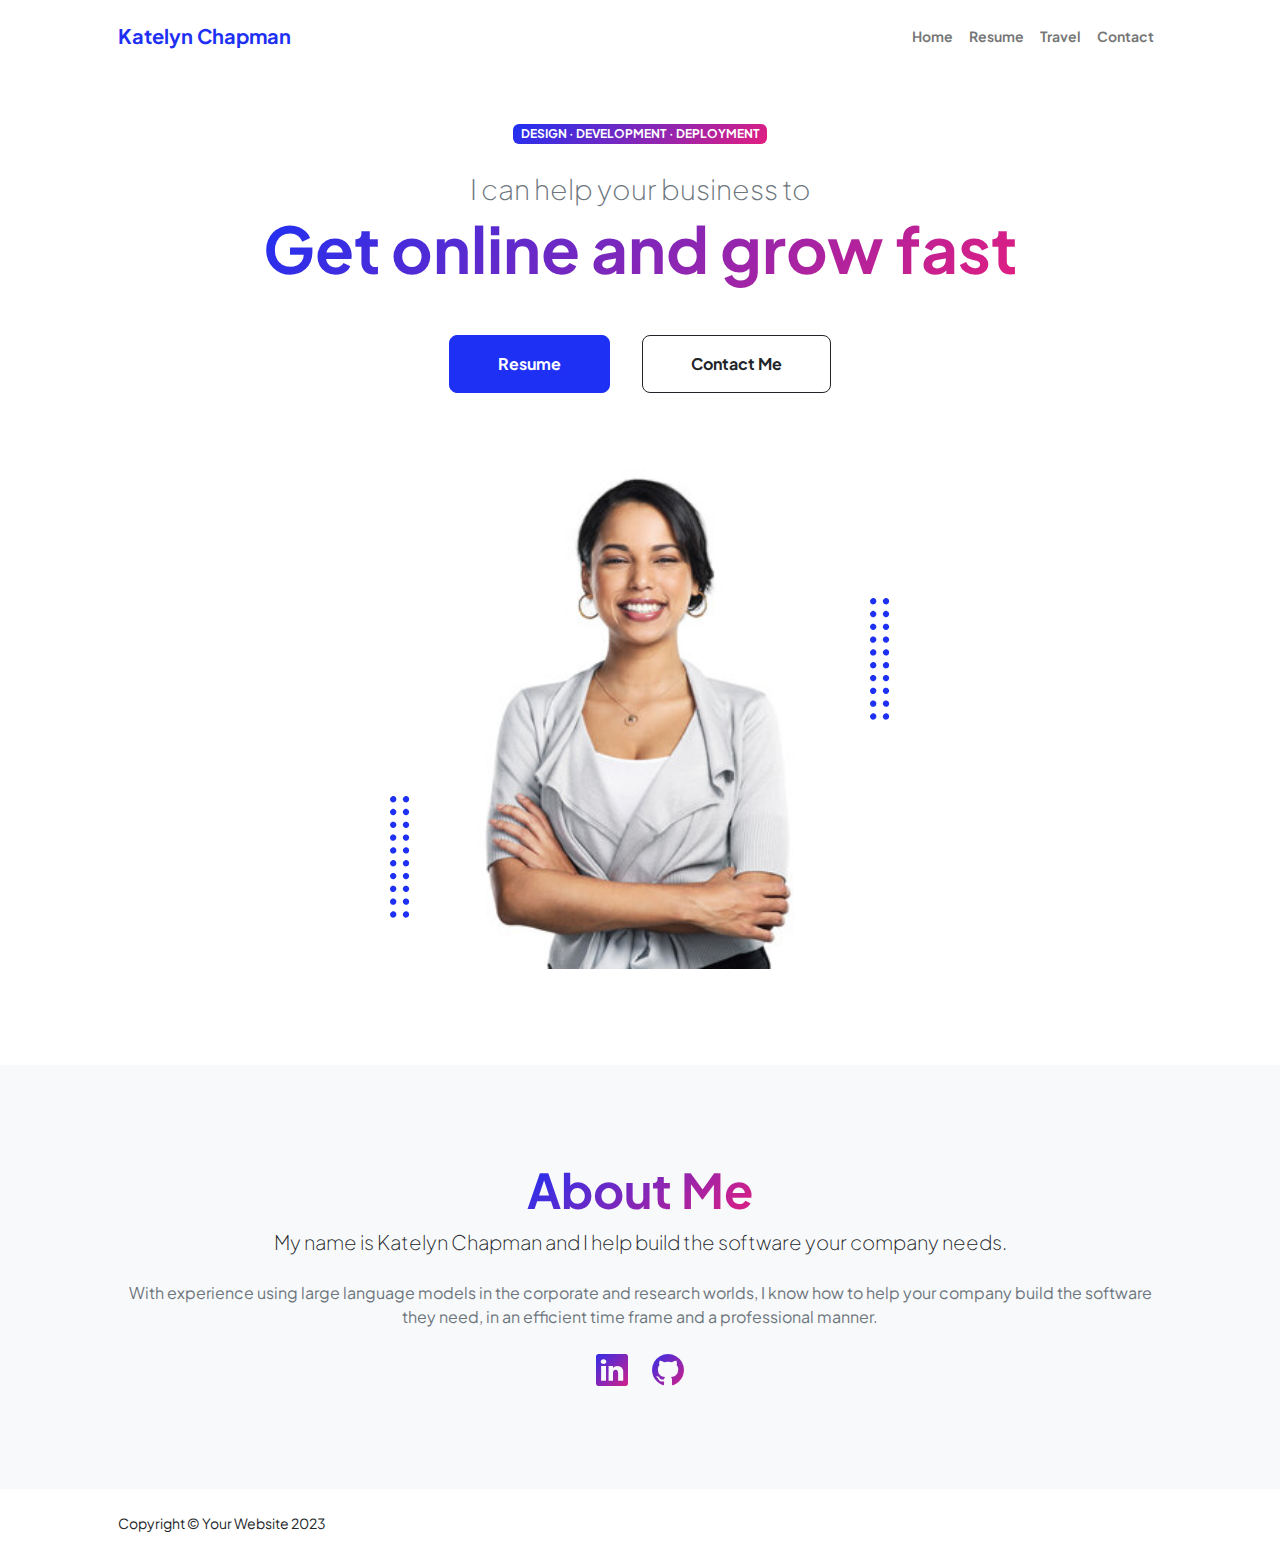
<file: index.html>
<!DOCTYPE html>
<html lang="en">
    <head>
        <meta charset="utf-8" />
        <meta name="viewport" content="width=device-width, initial-scale=1, shrink-to-fit=no" />
        <meta name="description" content="Katelyn's Personal Page" />
        <meta name="author" content="" />
        <title>Katelyn Chapman - Computer Science Undergraduate Program, Brigham Young University</title>
        <!-- Favicon-->
        <link rel="icon" type="image/x-icon" href="assets/favicon.ico" />
        <!-- Custom Google font-->
        <link rel="preconnect" href="https://fonts.googleapis.com" />
        <link rel="preconnect" href="https://fonts.gstatic.com" crossorigin />
        <link href="https://fonts.googleapis.com/css2?family=Plus+Jakarta+Sans:wght@100;200;300;400;500;600;700;800;900&amp;display=swap" rel="stylesheet" />
        <!-- Bootstrap icons-->
        <link href="https://cdn.jsdelivr.net/npm/bootstrap-icons@1.8.1/font/bootstrap-icons.css" rel="stylesheet" />
        <!-- Core theme CSS (includes Bootstrap)-->
        <link href="css/styles.css" rel="stylesheet" />
    </head>
    <body class="d-flex flex-column h-100">
        <main class="flex-shrink-0">
            <!-- Navigation-->
            <nav class="navbar navbar-expand-lg navbar-light bg-white py-3">
                <div class="container px-5">
                    <a class="navbar-brand" href="index.html"><span class="fw-bolder text-primary">Katelyn Chapman</span></a>
                    <button class="navbar-toggler" type="button" data-bs-toggle="collapse" data-bs-target="#navbarSupportedContent" aria-controls="navbarSupportedContent" aria-expanded="false" aria-label="Toggle navigation"><span class="navbar-toggler-icon"></span></button>
                    <div class="collapse navbar-collapse" id="navbarSupportedContent">
                        <ul class="navbar-nav ms-auto mb-2 mb-lg-0 small fw-bolder">
                            <li class="nav-item"><a class="nav-link" href="index.html">Home</a></li>
                            <li class="nav-item"><a class="nav-link" href="resume.html">Resume</a></li>
                            <li class="nav-item"><a class="nav-link" href="travel.html">Travel</a></li>
                            <li class="nav-item"><a class="nav-link" href="contact.html">Contact</a></li>
                        </ul>
                    </div>
                </div>
            </nav>
            <!-- Header-->
            <header class="py-5">
                <div class="container px-5 pb-5">
                    <div class="row gx-5 align-items-center">
                        <div class="col-xxl-5">
                            <!-- Header text content-->
                            <div class="text-center text-xxl-start">
                                <div class="badge bg-gradient-primary-to-secondary text-white mb-4"><div class="text-uppercase">Design &middot; Development &middot; Deployment</div></div>
                                <div class="fs-3 fw-light text-muted">I can help your business to</div>
                                <h1 class="display-3 fw-bolder mb-5"><span class="text-gradient d-inline">Get online and grow fast</span></h1>
                                <div class="d-grid gap-3 d-sm-flex justify-content-sm-center justify-content-xxl-start mb-3">
                                    <a class="btn btn-primary btn-lg px-5 py-3 me-sm-3 fs-6 fw-bolder" href="resume.html">Resume</a>
                                    <a class="btn btn-outline-dark btn-lg px-5 py-3 fs-6 fw-bolder" href="contact.html">Contact Me</a>
                                </div>
                            </div>
                        </div>
                        <div class="col-xxl-7">
                            <!-- Header profile picture-->
                            <div class="d-flex justify-content-center mt-5 mt-xxl-0">
                                <div class="profile bg-gradient-primary-to-secondary">
                                    <!-- TIP: For best results, use a photo with a transparent background like the demo example below-->
                                    <!-- Watch a tutorial on how to do this on YouTube (link)-->
                                    <img class="profile-img" src="assets/woman_smiling.jpg" alt="..." />
                                    <div class="dots-1">
                                        <!-- SVG Dots-->
                                        <svg version="1.1" xmlns="http://www.w3.org/2000/svg" xmlns:xlink="http://www.w3.org/1999/xlink" x="0px" y="0px" viewBox="0 0 191.6 1215.4" style="enable-background: new 0 0 191.6 1215.4" xml:space="preserve">
                                            <g transform="translate(0.000000,1280.000000) scale(0.100000,-0.100000)">
                                                <path d="M227.7,12788.6c-105-35-200-141-222-248c-43-206,163-412,369-369c155,32,275,190,260,339c-11,105-90,213-190,262        C383.7,12801.6,289.7,12808.6,227.7,12788.6z"></path>
                                                <path d="M1507.7,12788.6c-151-50-253-216-222-362c25-119,136-230,254-255c194-41,395,142,375,339c-11,105-90,213-190,262        C1663.7,12801.6,1569.7,12808.6,1507.7,12788.6z"></path>
                                                <path d="M227.7,11508.6c-105-35-200-141-222-248c-43-206,163-412,369-369c155,32,275,190,260,339c-11,105-90,213-190,262        C383.7,11521.6,289.7,11528.6,227.7,11508.6z"></path>
                                                <path d="M1507.7,11508.6c-151-50-253-216-222-362c25-119,136-230,254-255c194-41,395,142,375,339c-11,105-90,213-190,262        C1663.7,11521.6,1569.7,11528.6,1507.7,11508.6z"></path>
                                                <path d="M227.7,10228.6c-105-35-200-141-222-248c-43-206,163-412,369-369c155,32,275,190,260,339c-11,105-90,213-190,262        C383.7,10241.6,289.7,10248.6,227.7,10228.6z"></path>
                                                <path d="M1507.7,10228.6c-105-35-200-141-222-248c-43-206,163-412,369-369c155,32,275,190,260,339c-11,105-90,213-190,262        C1663.7,10241.6,1569.7,10248.6,1507.7,10228.6z"></path>
                                                <path d="M227.7,8948.6c-105-35-200-141-222-248c-43-206,163-412,369-369c155,32,275,190,260,339c-11,105-90,213-190,262        C383.7,8961.6,289.7,8968.6,227.7,8948.6z"></path>
                                                <path d="M1507.7,8948.6c-105-35-200-141-222-248c-43-206,163-412,369-369c155,32,275,190,260,339c-11,105-90,213-190,262        C1663.7,8961.6,1569.7,8968.6,1507.7,8948.6z"></path>
                                                <path d="M227.7,7668.6c-105-35-200-141-222-248c-43-206,163-412,369-369c155,32,275,190,260,339c-11,105-90,213-190,262        C383.7,7681.6,289.7,7688.6,227.7,7668.6z"></path>
                                                <path d="M1507.7,7668.6c-105-35-200-141-222-248c-43-206,163-412,369-369c155,32,275,190,260,339c-11,105-90,213-190,262        C1663.7,7681.6,1569.7,7688.6,1507.7,7668.6z"></path>
                                                <path d="M227.7,6388.6c-105-35-200-141-222-248c-43-206,163-412,369-369c155,32,275,190,260,339c-11,105-90,213-190,262        C383.7,6401.6,289.7,6408.6,227.7,6388.6z"></path>
                                                <path d="M1507.7,6388.6c-105-35-200-141-222-248c-43-206,163-412,369-369c155,32,275,190,260,339c-11,105-90,213-190,262        C1663.7,6401.6,1569.7,6408.6,1507.7,6388.6z"></path>
                                                <path d="M227.7,5108.6c-105-35-200-141-222-248c-43-206,163-412,369-369c155,32,275,190,260,339c-11,105-90,213-190,262        C383.7,5121.6,289.7,5128.6,227.7,5108.6z"></path>
                                                <path d="M1507.7,5108.6c-105-35-200-141-222-248c-43-206,163-412,369-369c155,32,275,190,260,339c-11,105-90,213-190,262        C1663.7,5121.6,1569.7,5128.6,1507.7,5108.6z"></path>
                                                <path d="M227.7,3828.6c-105-35-200-141-222-248c-43-206,163-412,369-369c155,32,275,190,260,339c-11,105-90,213-190,262        C383.7,3841.6,289.7,3848.6,227.7,3828.6z"></path>
                                                <path d="M1507.7,3828.6c-105-35-200-141-222-248c-43-206,163-412,369-369c155,32,275,190,260,339c-11,105-90,213-190,262        C1663.7,3841.6,1569.7,3848.6,1507.7,3828.6z"></path>
                                                <path d="M227.7,2548.6c-105-35-200-141-222-248c-43-206,163-412,369-369c155,32,275,190,260,339c-11,105-90,213-190,262        C383.7,2561.6,289.7,2568.6,227.7,2548.6z"></path>
                                                <path d="M1507.7,2548.6c-105-35-200-141-222-248c-43-206,163-412,369-369c155,32,275,190,260,339c-11,105-90,213-190,262        C1663.7,2561.6,1569.7,2568.6,1507.7,2548.6z"></path>
                                                <path d="M227.7,1268.6c-105-35-200-141-222-248c-43-206,163-412,369-369c155,32,275,190,260,339c-11,105-90,213-190,262        C383.7,1281.6,289.7,1288.6,227.7,1268.6z"></path>
                                                <path d="M1507.7,1268.6c-105-35-200-141-222-248c-43-206,163-412,369-369c155,32,275,190,260,339c-11,105-90,213-190,262        C1663.7,1281.6,1569.7,1288.6,1507.7,1268.6z"></path>
                                            </g>
                                        </svg>
                                        <!-- END of SVG dots-->
                                    </div>
                                    <div class="dots-2">
                                        <!-- SVG Dots-->
                                        <svg version="1.1" xmlns="http://www.w3.org/2000/svg" xmlns:xlink="http://www.w3.org/1999/xlink" x="0px" y="0px" viewBox="0 0 191.6 1215.4" style="enable-background: new 0 0 191.6 1215.4" xml:space="preserve">
                                            <g transform="translate(0.000000,1280.000000) scale(0.100000,-0.100000)">
                                                <path d="M227.7,12788.6c-105-35-200-141-222-248c-43-206,163-412,369-369c155,32,275,190,260,339c-11,105-90,213-190,262        C383.7,12801.6,289.7,12808.6,227.7,12788.6z"></path>
                                                <path d="M1507.7,12788.6c-151-50-253-216-222-362c25-119,136-230,254-255c194-41,395,142,375,339c-11,105-90,213-190,262        C1663.7,12801.6,1569.7,12808.6,1507.7,12788.6z"></path>
                                                <path d="M227.7,11508.6c-105-35-200-141-222-248c-43-206,163-412,369-369c155,32,275,190,260,339c-11,105-90,213-190,262        C383.7,11521.6,289.7,11528.6,227.7,11508.6z"></path>
                                                <path d="M1507.7,11508.6c-151-50-253-216-222-362c25-119,136-230,254-255c194-41,395,142,375,339c-11,105-90,213-190,262        C1663.7,11521.6,1569.7,11528.6,1507.7,11508.6z"></path>
                                                <path d="M227.7,10228.6c-105-35-200-141-222-248c-43-206,163-412,369-369c155,32,275,190,260,339c-11,105-90,213-190,262        C383.7,10241.6,289.7,10248.6,227.7,10228.6z"></path>
                                                <path d="M1507.7,10228.6c-105-35-200-141-222-248c-43-206,163-412,369-369c155,32,275,190,260,339c-11,105-90,213-190,262        C1663.7,10241.6,1569.7,10248.6,1507.7,10228.6z"></path>
                                                <path d="M227.7,8948.6c-105-35-200-141-222-248c-43-206,163-412,369-369c155,32,275,190,260,339c-11,105-90,213-190,262        C383.7,8961.6,289.7,8968.6,227.7,8948.6z"></path>
                                                <path d="M1507.7,8948.6c-105-35-200-141-222-248c-43-206,163-412,369-369c155,32,275,190,260,339c-11,105-90,213-190,262        C1663.7,8961.6,1569.7,8968.6,1507.7,8948.6z"></path>
                                                <path d="M227.7,7668.6c-105-35-200-141-222-248c-43-206,163-412,369-369c155,32,275,190,260,339c-11,105-90,213-190,262        C383.7,7681.6,289.7,7688.6,227.7,7668.6z"></path>
                                                <path d="M1507.7,7668.6c-105-35-200-141-222-248c-43-206,163-412,369-369c155,32,275,190,260,339c-11,105-90,213-190,262        C1663.7,7681.6,1569.7,7688.6,1507.7,7668.6z"></path>
                                                <path d="M227.7,6388.6c-105-35-200-141-222-248c-43-206,163-412,369-369c155,32,275,190,260,339c-11,105-90,213-190,262        C383.7,6401.6,289.7,6408.6,227.7,6388.6z"></path>
                                                <path d="M1507.7,6388.6c-105-35-200-141-222-248c-43-206,163-412,369-369c155,32,275,190,260,339c-11,105-90,213-190,262        C1663.7,6401.6,1569.7,6408.6,1507.7,6388.6z"></path>
                                                <path d="M227.7,5108.6c-105-35-200-141-222-248c-43-206,163-412,369-369c155,32,275,190,260,339c-11,105-90,213-190,262        C383.7,5121.6,289.7,5128.6,227.7,5108.6z"></path>
                                                <path d="M1507.7,5108.6c-105-35-200-141-222-248c-43-206,163-412,369-369c155,32,275,190,260,339c-11,105-90,213-190,262        C1663.7,5121.6,1569.7,5128.6,1507.7,5108.6z"></path>
                                                <path d="M227.7,3828.6c-105-35-200-141-222-248c-43-206,163-412,369-369c155,32,275,190,260,339c-11,105-90,213-190,262        C383.7,3841.6,289.7,3848.6,227.7,3828.6z"></path>
                                                <path d="M1507.7,3828.6c-105-35-200-141-222-248c-43-206,163-412,369-369c155,32,275,190,260,339c-11,105-90,213-190,262        C1663.7,3841.6,1569.7,3848.6,1507.7,3828.6z"></path>
                                                <path d="M227.7,2548.6c-105-35-200-141-222-248c-43-206,163-412,369-369c155,32,275,190,260,339c-11,105-90,213-190,262        C383.7,2561.6,289.7,2568.6,227.7,2548.6z"></path>
                                                <path d="M1507.7,2548.6c-105-35-200-141-222-248c-43-206,163-412,369-369c155,32,275,190,260,339c-11,105-90,213-190,262        C1663.7,2561.6,1569.7,2568.6,1507.7,2548.6z"></path>
                                                <path d="M227.7,1268.6c-105-35-200-141-222-248c-43-206,163-412,369-369c155,32,275,190,260,339c-11,105-90,213-190,262        C383.7,1281.6,289.7,1288.6,227.7,1268.6z"></path>
                                                <path d="M1507.7,1268.6c-105-35-200-141-222-248c-43-206,163-412,369-369c155,32,275,190,260,339c-11,105-90,213-190,262        C1663.7,1281.6,1569.7,1288.6,1507.7,1268.6z"></path>
                                            </g>
                                        </svg>
                                        <!-- END of SVG dots-->
                                    </div>
                                    <div class="dots-3">
                                        <!-- SVG Dots-->
                                        <svg version="1.1" xmlns="http://www.w3.org/2000/svg" xmlns:xlink="http://www.w3.org/1999/xlink" x="0px" y="0px" viewBox="0 0 191.6 1215.4" style="enable-background: new 0 0 191.6 1215.4" xml:space="preserve">
                                            <g transform="translate(0.000000,1280.000000) scale(0.100000,-0.100000)">
                                                <path d="M227.7,12788.6c-105-35-200-141-222-248c-43-206,163-412,369-369c155,32,275,190,260,339c-11,105-90,213-190,262        C383.7,12801.6,289.7,12808.6,227.7,12788.6z"></path>
                                                <path d="M1507.7,12788.6c-151-50-253-216-222-362c25-119,136-230,254-255c194-41,395,142,375,339c-11,105-90,213-190,262        C1663.7,12801.6,1569.7,12808.6,1507.7,12788.6z"></path>
                                                <path d="M227.7,11508.6c-105-35-200-141-222-248c-43-206,163-412,369-369c155,32,275,190,260,339c-11,105-90,213-190,262        C383.7,11521.6,289.7,11528.6,227.7,11508.6z"></path>
                                                <path d="M1507.7,11508.6c-151-50-253-216-222-362c25-119,136-230,254-255c194-41,395,142,375,339c-11,105-90,213-190,262        C1663.7,11521.6,1569.7,11528.6,1507.7,11508.6z"></path>
                                                <path d="M227.7,10228.6c-105-35-200-141-222-248c-43-206,163-412,369-369c155,32,275,190,260,339c-11,105-90,213-190,262        C383.7,10241.6,289.7,10248.6,227.7,10228.6z"></path>
                                                <path d="M1507.7,10228.6c-105-35-200-141-222-248c-43-206,163-412,369-369c155,32,275,190,260,339c-11,105-90,213-190,262        C1663.7,10241.6,1569.7,10248.6,1507.7,10228.6z"></path>
                                                <path d="M227.7,8948.6c-105-35-200-141-222-248c-43-206,163-412,369-369c155,32,275,190,260,339c-11,105-90,213-190,262        C383.7,8961.6,289.7,8968.6,227.7,8948.6z"></path>
                                                <path d="M1507.7,8948.6c-105-35-200-141-222-248c-43-206,163-412,369-369c155,32,275,190,260,339c-11,105-90,213-190,262        C1663.7,8961.6,1569.7,8968.6,1507.7,8948.6z"></path>
                                                <path d="M227.7,7668.6c-105-35-200-141-222-248c-43-206,163-412,369-369c155,32,275,190,260,339c-11,105-90,213-190,262        C383.7,7681.6,289.7,7688.6,227.7,7668.6z"></path>
                                                <path d="M1507.7,7668.6c-105-35-200-141-222-248c-43-206,163-412,369-369c155,32,275,190,260,339c-11,105-90,213-190,262        C1663.7,7681.6,1569.7,7688.6,1507.7,7668.6z"></path>
                                                <path d="M227.7,6388.6c-105-35-200-141-222-248c-43-206,163-412,369-369c155,32,275,190,260,339c-11,105-90,213-190,262        C383.7,6401.6,289.7,6408.6,227.7,6388.6z"></path>
                                                <path d="M1507.7,6388.6c-105-35-200-141-222-248c-43-206,163-412,369-369c155,32,275,190,260,339c-11,105-90,213-190,262        C1663.7,6401.6,1569.7,6408.6,1507.7,6388.6z"></path>
                                                <path d="M227.7,5108.6c-105-35-200-141-222-248c-43-206,163-412,369-369c155,32,275,190,260,339c-11,105-90,213-190,262        C383.7,5121.6,289.7,5128.6,227.7,5108.6z"></path>
                                                <path d="M1507.7,5108.6c-105-35-200-141-222-248c-43-206,163-412,369-369c155,32,275,190,260,339c-11,105-90,213-190,262        C1663.7,5121.6,1569.7,5128.6,1507.7,5108.6z"></path>
                                                <path d="M227.7,3828.6c-105-35-200-141-222-248c-43-206,163-412,369-369c155,32,275,190,260,339c-11,105-90,213-190,262        C383.7,3841.6,289.7,3848.6,227.7,3828.6z"></path>
                                                <path d="M1507.7,3828.6c-105-35-200-141-222-248c-43-206,163-412,369-369c155,32,275,190,260,339c-11,105-90,213-190,262        C1663.7,3841.6,1569.7,3848.6,1507.7,3828.6z"></path>
                                                <path d="M227.7,2548.6c-105-35-200-141-222-248c-43-206,163-412,369-369c155,32,275,190,260,339c-11,105-90,213-190,262        C383.7,2561.6,289.7,2568.6,227.7,2548.6z"></path>
                                                <path d="M1507.7,2548.6c-105-35-200-141-222-248c-43-206,163-412,369-369c155,32,275,190,260,339c-11,105-90,213-190,262        C1663.7,2561.6,1569.7,2568.6,1507.7,2548.6z"></path>
                                                <path d="M227.7,1268.6c-105-35-200-141-222-248c-43-206,163-412,369-369c155,32,275,190,260,339c-11,105-90,213-190,262        C383.7,1281.6,289.7,1288.6,227.7,1268.6z"></path>
                                                <path d="M1507.7,1268.6c-105-35-200-141-222-248c-43-206,163-412,369-369c155,32,275,190,260,339c-11,105-90,213-190,262        C1663.7,1281.6,1569.7,1288.6,1507.7,1268.6z"></path>
                                            </g>
                                        </svg>
                                        <!-- END of SVG dots-->
                                    </div>
                                    <div class="dots-4">
                                        <!-- SVG Dots-->
                                        <svg version="1.1" xmlns="http://www.w3.org/2000/svg" xmlns:xlink="http://www.w3.org/1999/xlink" x="0px" y="0px" viewBox="0 0 191.6 1215.4" style="enable-background: new 0 0 191.6 1215.4" xml:space="preserve">
                                            <g transform="translate(0.000000,1280.000000) scale(0.100000,-0.100000)">
                                                <path d="M227.7,12788.6c-105-35-200-141-222-248c-43-206,163-412,369-369c155,32,275,190,260,339c-11,105-90,213-190,262        C383.7,12801.6,289.7,12808.6,227.7,12788.6z"></path>
                                                <path d="M1507.7,12788.6c-151-50-253-216-222-362c25-119,136-230,254-255c194-41,395,142,375,339c-11,105-90,213-190,262        C1663.7,12801.6,1569.7,12808.6,1507.7,12788.6z"></path>
                                                <path d="M227.7,11508.6c-105-35-200-141-222-248c-43-206,163-412,369-369c155,32,275,190,260,339c-11,105-90,213-190,262        C383.7,11521.6,289.7,11528.6,227.7,11508.6z"></path>
                                                <path d="M1507.7,11508.6c-151-50-253-216-222-362c25-119,136-230,254-255c194-41,395,142,375,339c-11,105-90,213-190,262        C1663.7,11521.6,1569.7,11528.6,1507.7,11508.6z"></path>
                                                <path d="M227.7,10228.6c-105-35-200-141-222-248c-43-206,163-412,369-369c155,32,275,190,260,339c-11,105-90,213-190,262        C383.7,10241.6,289.7,10248.6,227.7,10228.6z"></path>
                                                <path d="M1507.7,10228.6c-105-35-200-141-222-248c-43-206,163-412,369-369c155,32,275,190,260,339c-11,105-90,213-190,262        C1663.7,10241.6,1569.7,10248.6,1507.7,10228.6z"></path>
                                                <path d="M227.7,8948.6c-105-35-200-141-222-248c-43-206,163-412,369-369c155,32,275,190,260,339c-11,105-90,213-190,262        C383.7,8961.6,289.7,8968.6,227.7,8948.6z"></path>
                                                <path d="M1507.7,8948.6c-105-35-200-141-222-248c-43-206,163-412,369-369c155,32,275,190,260,339c-11,105-90,213-190,262        C1663.7,8961.6,1569.7,8968.6,1507.7,8948.6z"></path>
                                                <path d="M227.7,7668.6c-105-35-200-141-222-248c-43-206,163-412,369-369c155,32,275,190,260,339c-11,105-90,213-190,262        C383.7,7681.6,289.7,7688.6,227.7,7668.6z"></path>
                                                <path d="M1507.7,7668.6c-105-35-200-141-222-248c-43-206,163-412,369-369c155,32,275,190,260,339c-11,105-90,213-190,262        C1663.7,7681.6,1569.7,7688.6,1507.7,7668.6z"></path>
                                                <path d="M227.7,6388.6c-105-35-200-141-222-248c-43-206,163-412,369-369c155,32,275,190,260,339c-11,105-90,213-190,262        C383.7,6401.6,289.7,6408.6,227.7,6388.6z"></path>
                                                <path d="M1507.7,6388.6c-105-35-200-141-222-248c-43-206,163-412,369-369c155,32,275,190,260,339c-11,105-90,213-190,262        C1663.7,6401.6,1569.7,6408.6,1507.7,6388.6z"></path>
                                                <path d="M227.7,5108.6c-105-35-200-141-222-248c-43-206,163-412,369-369c155,32,275,190,260,339c-11,105-90,213-190,262        C383.7,5121.6,289.7,5128.6,227.7,5108.6z"></path>
                                                <path d="M1507.7,5108.6c-105-35-200-141-222-248c-43-206,163-412,369-369c155,32,275,190,260,339c-11,105-90,213-190,262        C1663.7,5121.6,1569.7,5128.6,1507.7,5108.6z"></path>
                                                <path d="M227.7,3828.6c-105-35-200-141-222-248c-43-206,163-412,369-369c155,32,275,190,260,339c-11,105-90,213-190,262        C383.7,3841.6,289.7,3848.6,227.7,3828.6z"></path>
                                                <path d="M1507.7,3828.6c-105-35-200-141-222-248c-43-206,163-412,369-369c155,32,275,190,260,339c-11,105-90,213-190,262        C1663.7,3841.6,1569.7,3848.6,1507.7,3828.6z"></path>
                                                <path d="M227.7,2548.6c-105-35-200-141-222-248c-43-206,163-412,369-369c155,32,275,190,260,339c-11,105-90,213-190,262        C383.7,2561.6,289.7,2568.6,227.7,2548.6z"></path>
                                                <path d="M1507.7,2548.6c-105-35-200-141-222-248c-43-206,163-412,369-369c155,32,275,190,260,339c-11,105-90,213-190,262        C1663.7,2561.6,1569.7,2568.6,1507.7,2548.6z"></path>
                                                <path d="M227.7,1268.6c-105-35-200-141-222-248c-43-206,163-412,369-369c155,32,275,190,260,339c-11,105-90,213-190,262        C383.7,1281.6,289.7,1288.6,227.7,1268.6z"></path>
                                                <path d="M1507.7,1268.6c-105-35-200-141-222-248c-43-206,163-412,369-369c155,32,275,190,260,339c-11,105-90,213-190,262        C1663.7,1281.6,1569.7,1288.6,1507.7,1268.6z"></path>
                                            </g>
                                        </svg>
                                        <!-- END of SVG dots-->
                                    </div>
                                </div>
                            </div>
                        </div>
                    </div>
                </div>
            </header>
            <!-- About Section-->
            <section class="bg-light py-5">
                <div class="container px-5">
                    <div class="row gx-5 justify-content-center">
                        <div class="col-xxl-8">
                            <div class="text-center my-5">
                                <h2 class="display-5 fw-bolder"><span class="text-gradient d-inline">About Me</span></h2>
                                <p class="lead fw-light mb-4">My name is Katelyn Chapman and I help build the software your company needs.</p>
                                <p class="text-muted">With experience using large language models in the corporate and research worlds, I know how to help your company build the software they need, in an efficient time frame and a professional manner.</p>
                                <div class="d-flex justify-content-center fs-2 gap-4">
                                    <a class="text-gradient" href="https://www.linkedin.com/in/katelyn-s-chapman/" target="_blank" rel="noopener noreferrer"><i class="bi bi-linkedin"></i></a>
                                    <a class="text-gradient" href="https://github.com/katelynC" target="_blank" rel="noopener noreferrer"><i class="bi bi-github"></i></a>
                                </div>
                            </div>
                        </div>
                    </div>
                </div>
            </section>
        </main>
        <!-- Footer-->
        <footer class="bg-white py-4 mt-auto">
            <div class="container px-5">
                <div class="row align-items-center justify-content-between flex-column flex-sm-row">
                    <div class="col-auto"><div class="small m-0">Copyright &copy; Your Website 2023</div></div>
                    <!-- <div class="col-auto">
                        <a class="small" href="#!">Privacy</a>
                        <span class="mx-1">&middot;</span>
                        <a class="small" href="#!">Terms</a>
                        <span class="mx-1">&middot;</span>
                        <a class="small" href="#!">Contact</a>
                    </div> -->
                </div>
            </div>
        </footer>
        <!-- Bootstrap core JS-->
        <script src="https://cdn.jsdelivr.net/npm/bootstrap@5.2.3/dist/js/bootstrap.bundle.min.js"></script>
        <!-- Core theme JS-->
        <script src="js/scripts.js"></script>
    </body>
</html>
</file>
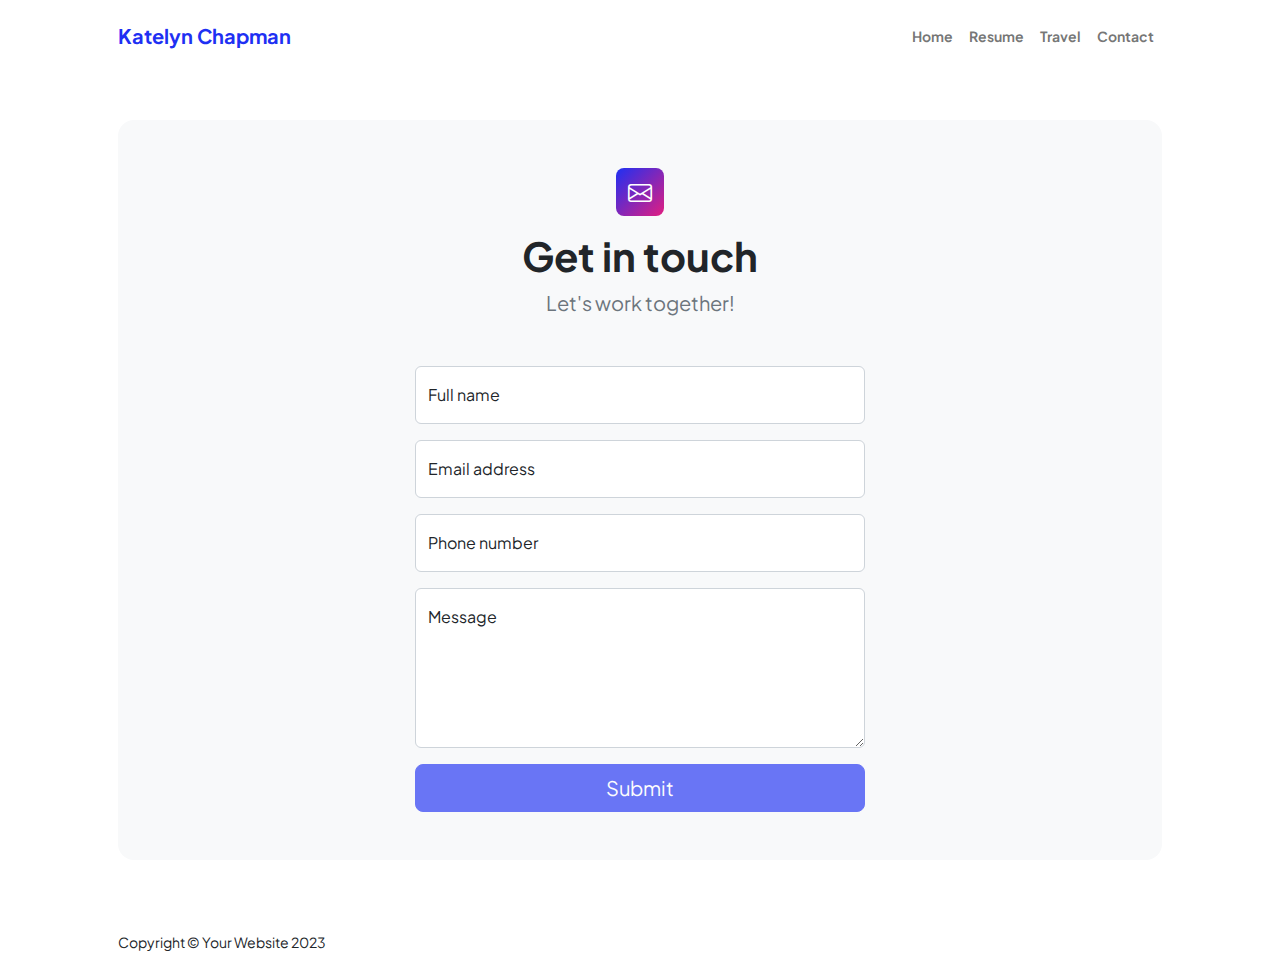
<file: contact.html>
<!DOCTYPE html>
<html lang="en">
    <head>
        <meta charset="utf-8" />
        <meta name="viewport" content="width=device-width, initial-scale=1, shrink-to-fit=no" />
        <meta name="description" content />
        <meta name="author" content />
        <title>Katelyn Chapman - Computer Science Undergraduate Program, Brigham Young University</title>
        <!-- Favicon-->
        <link rel="icon" type="image/x-icon" href="assets/favicon.ico" />
        <!-- Custom Google font-->
        <link rel="preconnect" href="https://fonts.googleapis.com" />
        <link rel="preconnect" href="https://fonts.gstatic.com" crossorigin />
        <link href="https://fonts.googleapis.com/css2?family=Plus+Jakarta+Sans:wght@100;200;300;400;500;600;700;800;900&amp;display=swap" rel="stylesheet" />
        <!-- Bootstrap icons-->
        <link href="https://cdn.jsdelivr.net/npm/bootstrap-icons@1.8.1/font/bootstrap-icons.css" rel="stylesheet" />
        <!-- Core theme CSS (includes Bootstrap)-->
        <link href="css/styles.css" rel="stylesheet" />
    </head>
    <body class="d-flex flex-column">
        <main class="flex-shrink-0">
            <!-- Navigation-->
            <nav class="navbar navbar-expand-lg navbar-light bg-white py-3">
                <div class="container px-5">
                    <a class="navbar-brand" href="index.html"><span class="fw-bolder text-primary">Katelyn Chapman</span></a>
                    <button class="navbar-toggler" type="button" data-bs-toggle="collapse" data-bs-target="#navbarSupportedContent" aria-controls="navbarSupportedContent" aria-expanded="false" aria-label="Toggle navigation"><span class="navbar-toggler-icon"></span></button>
                    <div class="collapse navbar-collapse" id="navbarSupportedContent">
                        <ul class="navbar-nav ms-auto mb-2 mb-lg-0 small fw-bolder">
                            <li class="nav-item"><a class="nav-link" href="index.html">Home</a></li>
                            <li class="nav-item"><a class="nav-link" href="resume.html">Resume</a></li>
                            <li class="nav-item"><a class="nav-link" href="travel.html">Travel</a></li>
                            <li class="nav-item"><a class="nav-link" href="contact.html">Contact</a></li>
                        </ul>
                    </div>
                </div>
            </nav>
            <!-- Page content-->
            <section class="py-5">
                <div class="container px-5">
                    <!-- Contact form-->
                    <div class="bg-light rounded-4 py-5 px-4 px-md-5">
                        <div class="text-center mb-5">
                            <div class="feature bg-primary bg-gradient-primary-to-secondary text-white rounded-3 mb-3"><i class="bi bi-envelope"></i></div>
                            <h1 class="fw-bolder">Get in touch</h1>
                            <p class="lead fw-normal text-muted mb-0">Let's work together!</p>
                        </div>
                        <div class="row gx-5 justify-content-center">
                            <div class="col-lg-8 col-xl-6">
                                <!-- * * * * * * * * * * * * * * *-->
                                <!-- * * SB Forms Contact Form * *-->
                                <!-- * * * * * * * * * * * * * * *-->
                                <!-- This form is pre-integrated with SB Forms.-->
                                <!-- To make this form functional, sign up at-->
                                <!-- https://startbootstrap.com/solution/contact-forms-->
                                <!-- to get an API token!-->
                                <form id="contactForm" data-sb-form-api-token="API_TOKEN">
                                    <!-- Name input-->
                                    <div class="form-floating mb-3">
                                        <input class="form-control" id="name" type="text" placeholder="Enter your name..." data-sb-validations="required" />
                                        <label for="name">Full name</label>
                                        <div class="invalid-feedback" data-sb-feedback="name:required">A name is required.</div>
                                    </div>
                                    <!-- Email address input-->
                                    <div class="form-floating mb-3">
                                        <input class="form-control" id="email" type="email" placeholder="name@example.com" data-sb-validations="required,email" />
                                        <label for="email">Email address</label>
                                        <div class="invalid-feedback" data-sb-feedback="email:required">An email is required.</div>
                                        <div class="invalid-feedback" data-sb-feedback="email:email">Email is not valid.</div>
                                    </div>
                                    <!-- Phone number input-->
                                    <div class="form-floating mb-3">
                                        <input class="form-control" id="phone" type="tel" placeholder="(123) 456-7890" data-sb-validations="required" />
                                        <label for="phone">Phone number</label>
                                        <div class="invalid-feedback" data-sb-feedback="phone:required">A phone number is required.</div>
                                    </div>
                                    <!-- Message input-->
                                    <div class="form-floating mb-3">
                                        <textarea class="form-control" id="message" type="text" placeholder="Enter your message here..." style="height: 10rem" data-sb-validations="required"></textarea>
                                        <label for="message">Message</label>
                                        <div class="invalid-feedback" data-sb-feedback="message:required">A message is required.</div>
                                    </div>
                                    <!-- Submit success message-->
                                    <!---->
                                    <!-- This is what your users will see when the form-->
                                    <!-- has successfully submitted-->
                                    <div class="d-none" id="submitSuccessMessage">
                                        <div class="text-center mb-3">
                                            <div class="fw-bolder">Form submission successful!</div>
                                            To activate this form, sign up at
                                            <br />
                                            <a href="https://startbootstrap.com/solution/contact-forms">https://startbootstrap.com/solution/contact-forms</a>
                                        </div>
                                    </div>
                                    <!-- Submit error message-->
                                    <!---->
                                    <!-- This is what your users will see when there is-->
                                    <!-- an error submitting the form-->
                                    <div class="d-none" id="submitErrorMessage"><div class="text-center text-danger mb-3">Error sending message!</div></div>
                                    <!-- Submit Button-->
                                    <div class="d-grid"><button class="btn btn-primary btn-lg disabled" id="submitButton" type="submit">Submit</button></div>
                                </form>
                            </div>
                        </div>
                    </div>
                </div>
            </section>
        </main>
        <!-- Footer-->
        <footer class="bg-white py-4 mt-auto">
            <div class="container px-5">
                <div class="row align-items-center justify-content-between flex-column flex-sm-row">
                    <div class="col-auto"><div class="small m-0">Copyright &copy; Your Website 2023</div></div>
                    <!-- <div class="col-auto">
                        <a class="small" href="#!">Privacy</a>
                        <span class="mx-1">&middot;</span>
                        <a class="small" href="#!">Terms</a>
                        <span class="mx-1">&middot;</span>
                        <a class="small" href="#!">Contact</a>
                    </div> -->
                </div>
            </div>
        </footer>
        <!-- Bootstrap core JS-->
        <script src="https://cdn.jsdelivr.net/npm/bootstrap@5.2.3/dist/js/bootstrap.bundle.min.js"></script>
        <!-- Core theme JS-->
        <script src="js/scripts.js"></script>
        <!-- * * * * * * * * * * * * * * * * * * * * * * * * * * * * * * * * * * * * * * * *-->
        <!-- * *                               SB Forms JS                               * *-->
        <!-- * * Activate your form at https://startbootstrap.com/solution/contact-forms * *-->
        <!-- * * * * * * * * * * * * * * * * * * * * * * * * * * * * * * * * * * * * * * * *-->
        <script src="https://cdn.startbootstrap.com/sb-forms-latest.js"></script>
    </body>
</html>
</file>
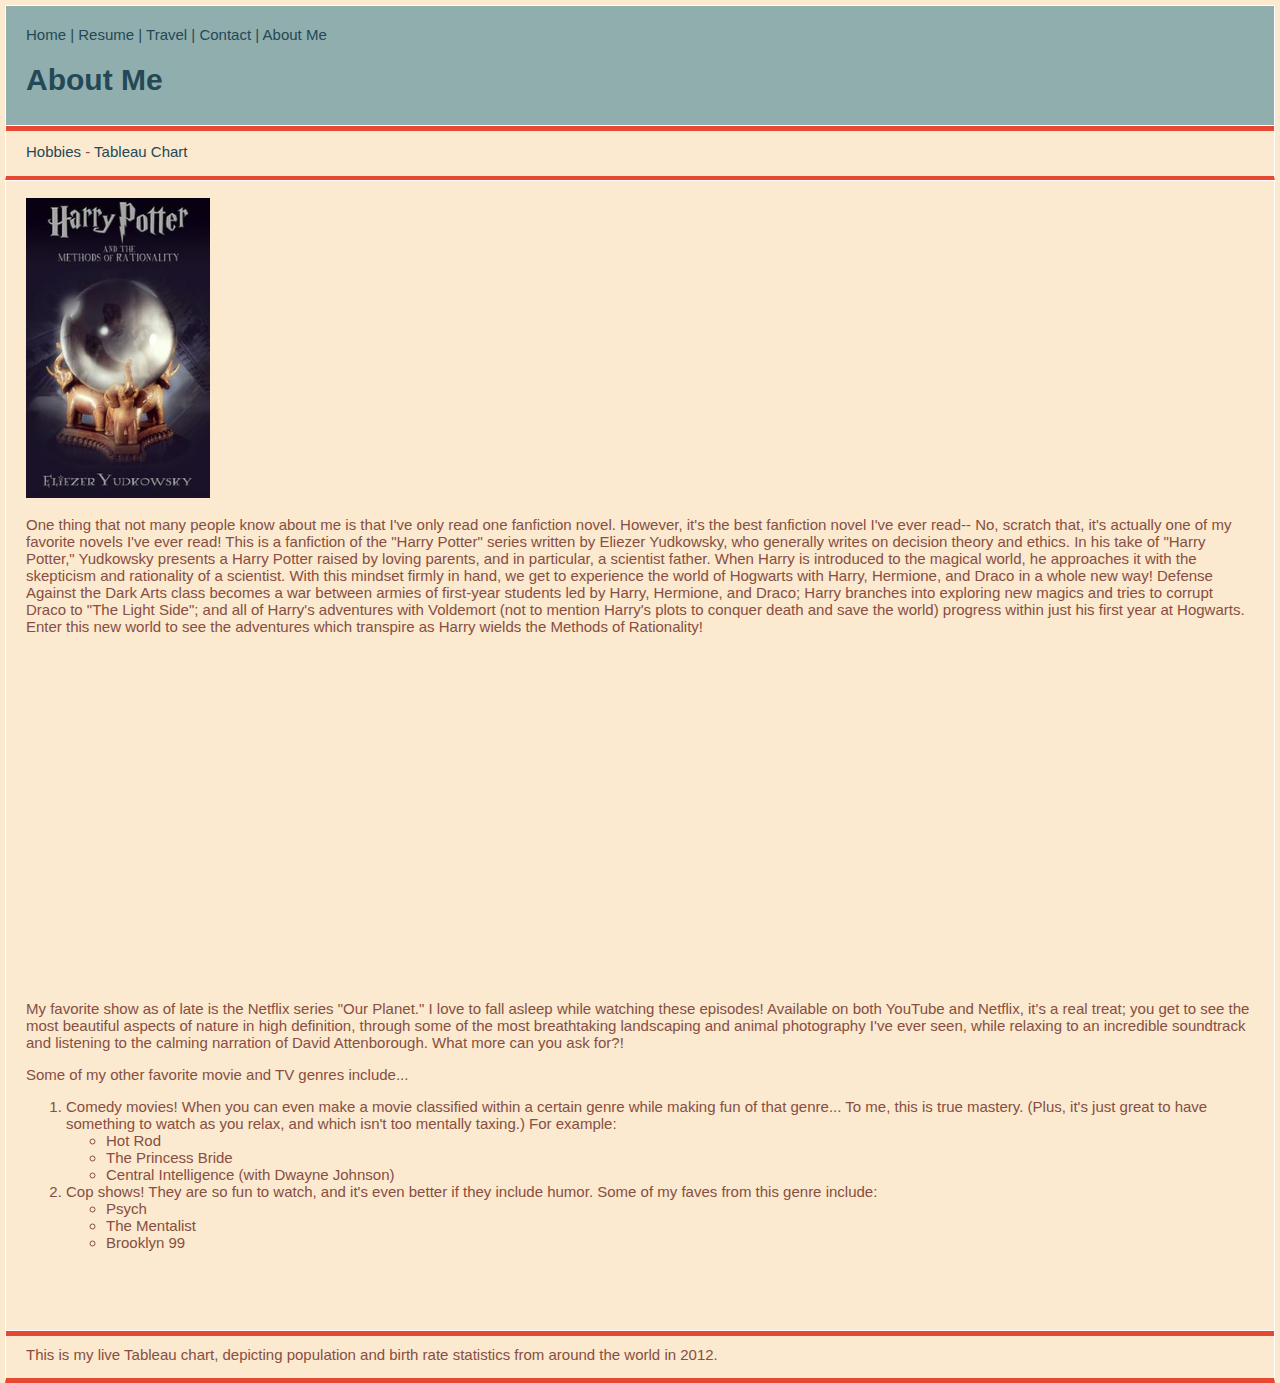
<file: from-scratch.html>
<!DOCTYPE html>
<html lang="en">
<head>
    <meta charset="UTF-8">
    <meta name="viewport" content="width=device-width, initial-scale=1.0">
    <title>About Me (From Scratch)</title>
    <link rel="stylesheet" href="css/from-scratch-styles.css">
</head>
<body>
    <div class= "common header">
        <a href="index.html">Home</a> | <a href="resume.html">Resume</a> | <a href="travel.html">Travel</a> | <a href="contact.html">Contact</a> | <a href="#">About Me</a>
        <h1 id="top">About Me</h1>
    </div>
    <div class="common anchors">
        <br>
        <a href="#hob">Hobbies</a>    -     
        <a href="#tab">Tableau Chart</a><br>
    </div>
    <div id= "hob" class= "common main_body">
        <br>
        <img src="assets/tmor.jpg" height="300" alt="Book Cover for 'The Methods of Rationality'">
        <p>One thing that not many people know about me is that I've only read one fanfiction novel. However, it's the best fanfiction novel I've ever read-- No, scratch that, it's actually one of my favorite novels I've ever read! This is a fanfiction of the "Harry Potter" series written by Eliezer Yudkowsky, who generally writes on decision theory and ethics. In his take of "Harry Potter," Yudkowsky presents a Harry Potter raised by loving parents, and in particular, a scientist father. When Harry is introduced to the magical world, he approaches it with the skepticism and rationality of a scientist. With this mindset firmly in hand, we get to experience the world of Hogwarts with Harry, Hermione, and Draco in a whole new way! Defense Against the Dark Arts class becomes a war between armies of first-year students led by Harry, Hermione, and Draco; Harry branches into exploring new magics and tries to corrupt Draco to "The Light Side"; and all of Harry's adventures with Voldemort (not to mention Harry's plots to conquer death and save the world) progress within just his first year at Hogwarts. Enter this new world to see the adventures which transpire as Harry wields the Methods of Rationality!</p>
        
        <br>
        <iframe width="560" height="315" src="https://www.youtube.com/embed/cTQ3Ko9ZKg8?si=FbafuoaZ6Us8T5nr&amp;start=28" title="YouTube video player" frameborder="0" allow="accelerometer; autoplay; clipboard-write; encrypted-media; gyroscope; picture-in-picture; web-share" referrerpolicy="strict-origin-when-cross-origin" allowfullscreen></iframe>
        <p>My favorite show as of late is the Netflix series "Our Planet." I love to fall asleep while watching these episodes! Available on both YouTube and Netflix, it's a real treat; you get to see the most beautiful aspects of nature in high definition, through some of the most breathtaking landscaping and animal photography I've ever seen, while relaxing to an incredible soundtrack and listening to the calming narration of David Attenborough. What more can you ask for?!</p>
        <p>Some of my other favorite movie and TV genres include...</p>
        <ol>
            <li>Comedy movies! When you can even make a movie classified within a certain genre while making fun of that genre... To me, this is true mastery. (Plus, it's just great to have something to watch as you relax, and which isn't too mentally taxing.) For example:
                <ul>
                    <li>Hot Rod</li>
                    <li>The Princess Bride</li>
                    <li>Central Intelligence (with Dwayne Johnson)</li>
                </ul>
            </li>
            <li>Cop shows! They are so fun to watch, and it's even better if they include humor. Some of my faves from this genre include:
                <ul>
                    <li>Psych</li>
                    <li>The Mentalist</li>
                    <li>Brooklyn 99</li>
                </ul>
            </li>
        </ol>

    </div>
    <div id="tab" class="common tableau">
        <p>This is my live Tableau chart, depicting population and birth rate statistics from around the world in 2012.</p>
        <div class='tableauPlaceholder' id='viz1719019993483' style='position: relative'><noscript><a href='#'><img alt='Population and Birth Rate (2012) ' src='https:&#47;&#47;public.tableau.com&#47;static&#47;images&#47;SP&#47;SPS7FYRM4&#47;1_rss.png' style='border: none' /></a></noscript><object class='tableauViz'  style='display:none;'><param name='host_url' value='https%3A%2F%2Fpublic.tableau.com%2F' /> <param name='embed_code_version' value='3' /> <param name='path' value='shared&#47;SPS7FYRM4' /> <param name='toolbar' value='yes' /><param name='static_image' value='https:&#47;&#47;public.tableau.com&#47;static&#47;images&#47;SP&#47;SPS7FYRM4&#47;1.png' /> <param name='animate_transition' value='yes' /><param name='display_static_image' value='yes' /><param name='display_spinner' value='yes' /><param name='display_overlay' value='yes' /><param name='display_count' value='yes' /><param name='language' value='en-US' /><param name='filter' value='publish=yes' /></object></div>                <script type='text/javascript'>                    var divElement = document.getElementById('viz1719019993483');                    var vizElement = divElement.getElementsByTagName('object')[0];                    vizElement.style.width='100%';vizElement.style.height=(divElement.offsetWidth*0.75)+'px';                    var scriptElement = document.createElement('script');                    scriptElement.src = 'https://public.tableau.com/javascripts/api/viz_v1.js';                    vizElement.parentNode.insertBefore(scriptElement, vizElement);                </script>
    </div>
</body>
</html>
</file>
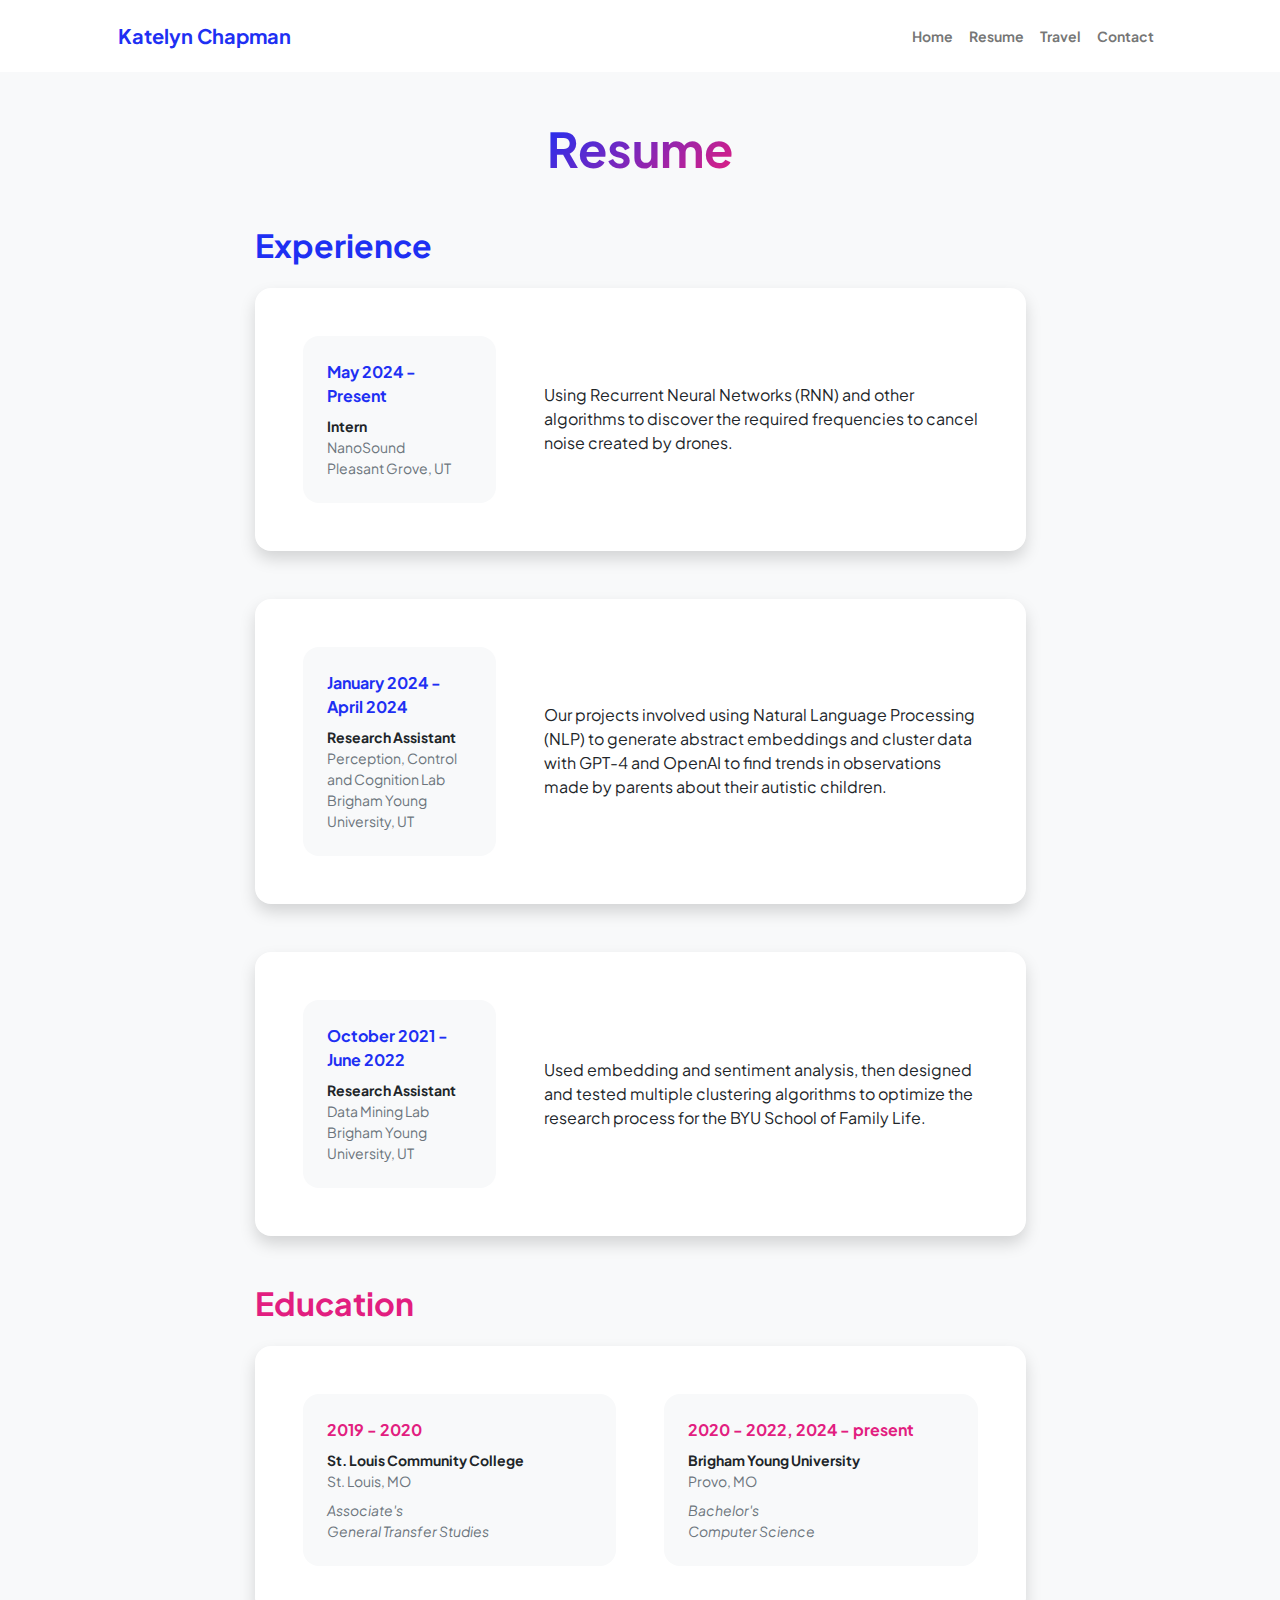
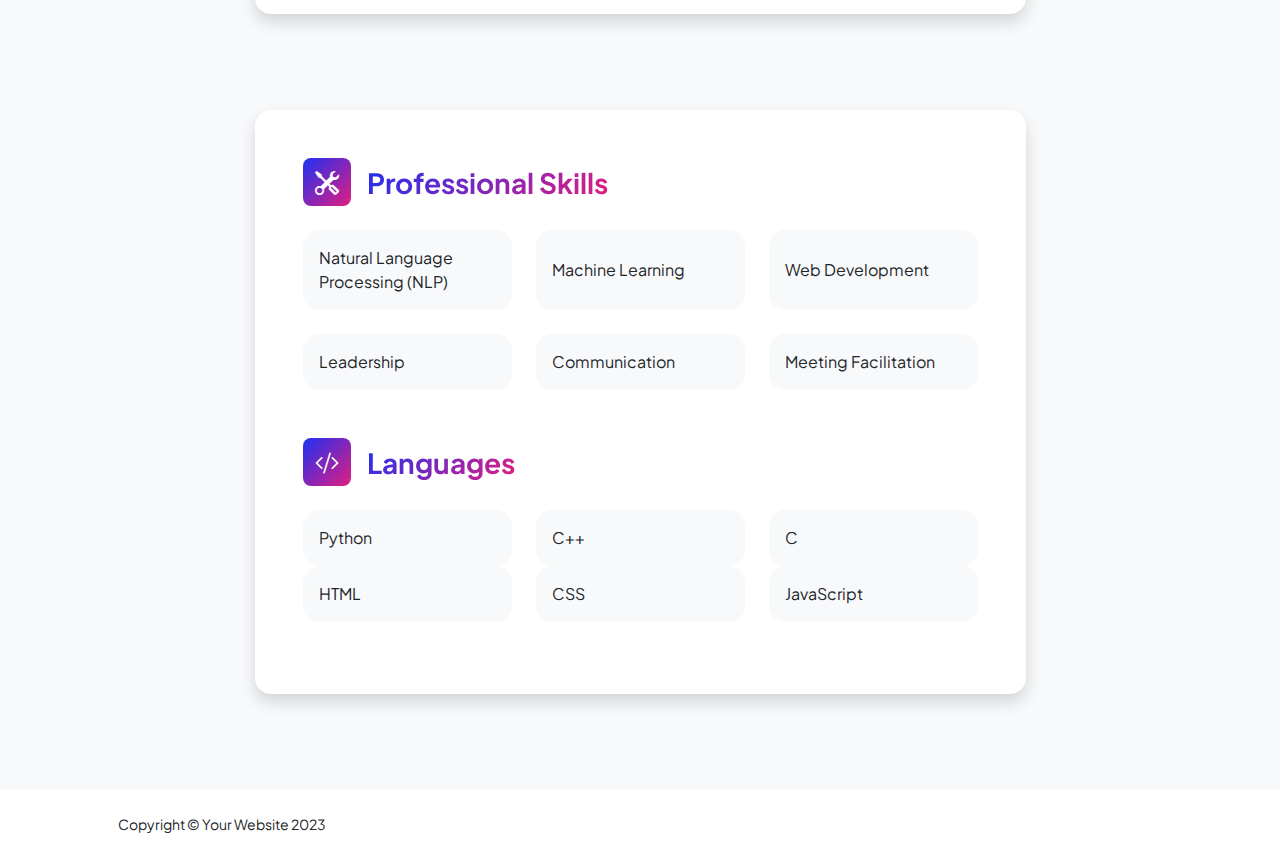
<file: resume.html>
<!DOCTYPE html>
<html lang="en">
    <head>
        <meta charset="utf-8" />
        <meta name="viewport" content="width=device-width, initial-scale=1, shrink-to-fit=no" />
        <meta name="description" content="" />
        <meta name="author" content="" />
        <title>Katelyn Chapman - Computer Science Undergraduate Program, Brigham Young University</title>
        <!-- Favicon-->
        <link rel="icon" type="image/x-icon" href="assets/favicon.ico" />
        <!-- Custom Google font-->
        <link rel="preconnect" href="https://fonts.googleapis.com" />
        <link rel="preconnect" href="https://fonts.gstatic.com" crossorigin />
        <link href="https://fonts.googleapis.com/css2?family=Plus+Jakarta+Sans:wght@100;200;300;400;500;600;700;800;900&amp;display=swap" rel="stylesheet" />
        <!-- Bootstrap icons-->
        <link href="https://cdn.jsdelivr.net/npm/bootstrap-icons@1.8.1/font/bootstrap-icons.css" rel="stylesheet" />
        <!-- Core theme CSS (includes Bootstrap)-->
        <link href="css/styles.css" rel="stylesheet" />
    </head>
    <body class="d-flex flex-column h-100 bg-light">
        <main class="flex-shrink-0">
            <!-- Navigation-->
            <nav class="navbar navbar-expand-lg navbar-light bg-white py-3">
                <div class="container px-5">
                    <a class="navbar-brand" href="index.html"><span class="fw-bolder text-primary">Katelyn Chapman</span></a>
                    <button class="navbar-toggler" type="button" data-bs-toggle="collapse" data-bs-target="#navbarSupportedContent" aria-controls="navbarSupportedContent" aria-expanded="false" aria-label="Toggle navigation"><span class="navbar-toggler-icon"></span></button>
                    <div class="collapse navbar-collapse" id="navbarSupportedContent">
                        <ul class="navbar-nav ms-auto mb-2 mb-lg-0 small fw-bolder">
                            <li class="nav-item"><a class="nav-link" href="index.html">Home</a></li>
                            <li class="nav-item"><a class="nav-link" href="resume.html">Resume</a></li>
                            <li class="nav-item"><a class="nav-link" href="travel.html">Travel</a></li>
                            <li class="nav-item"><a class="nav-link" href="contact.html">Contact</a></li>
                        </ul>
                    </div>
                </div>
            </nav>
            <!-- Page Content-->
            <div class="container px-5 my-5">
                <div class="text-center mb-5">
                    <h1 class="display-5 fw-bolder mb-0"><span class="text-gradient d-inline">Resume</span></h1>
                </div>
                <div class="row gx-5 justify-content-center">
                    <div class="col-lg-11 col-xl-9 col-xxl-8">
                        <!-- Experience Section-->
                        <section>
                            <div class="d-flex align-items-center justify-content-between mb-4">
                                <h2 class="text-primary fw-bolder mb-0">Experience</h2>
                                <!-- Download resume button-->
                                <!-- Note: Set the link href target to a PDF file within your project
                                <a class="btn btn-primary px-4 py-3" href="#!">
                                    <div class="d-inline-block bi bi-download me-2"></div>
                                    Download Resume
                                </a>-->
                            </div>
                            <!-- Experience Card 1-->
                            <div class="card shadow border-0 rounded-4 mb-5">
                                <div class="card-body p-5">
                                    <div class="row align-items-center gx-5">
                                        <div class="col text-center text-lg-start mb-4 mb-lg-0">
                                            <div class="bg-light p-4 rounded-4">
                                                <div class="text-primary fw-bolder mb-2">May 2024 - Present</div>
                                                <div class="small fw-bolder">Intern</div>
                                                <div class="small text-muted">NanoSound</div>
                                                <div class="small text-muted">Pleasant Grove, UT</div>
                                            </div>
                                        </div>
                                        <div class="col-lg-8"><div>Using Recurrent Neural Networks (RNN) and other algorithms to discover the required frequencies to cancel noise created by drones.</div></div>
                                    </div>
                                </div>
                            </div>
                            <!-- Experience Card 2-->
                            <div class="card shadow border-0 rounded-4 mb-5">
                                <div class="card-body p-5">
                                    <div class="row align-items-center gx-5">
                                        <div class="col text-center text-lg-start mb-4 mb-lg-0">
                                            <div class="bg-light p-4 rounded-4">
                                                <div class="text-primary fw-bolder mb-2">January 2024 - April 2024</div>
                                                <div class="small fw-bolder">Research Assistant</div>
                                                <div class="small text-muted">Perception, Control and Cognition Lab</div>
                                                <div class="small text-muted">Brigham Young University, UT</div>
                                            </div>
                                        </div>
                                        <div class="col-lg-8"><div>Our projects involved using Natural Language Processing (NLP) to generate abstract embeddings and cluster data with GPT-4 and OpenAI to find trends in observations made by parents about their autistic children.</div></div>
                                    </div>
                                </div>
                            </div>
                            <!-- Experience Card 3-->
                            <div class="card shadow border-0 rounded-4 mb-5">
                                <div class="card-body p-5">
                                    <div class="row align-items-center gx-5">
                                        <div class="col text-center text-lg-start mb-4 mb-lg-0">
                                            <div class="bg-light p-4 rounded-4">
                                                <div class="text-primary fw-bolder mb-2">October 2021 - June 2022</div>
                                                <div class="small fw-bolder">Research Assistant</div>
                                                <div class="small text-muted">Data Mining Lab</div>
                                                <div class="small text-muted">Brigham Young University, UT</div>
                                            </div>
                                        </div>
                                        <div class="col-lg-8"><div>Used embedding and sentiment analysis, then designed and tested multiple clustering algorithms to optimize the research process for the BYU School of Family Life.</div></div>
                                    </div>
                                </div>
                            </div>
                        </section>
                        <!-- Education Section-->
                        <section>
                            <h2 class="text-secondary fw-bolder mb-4">Education</h2>
                            <!-- Education Card 1-->
                            <div class="card shadow border-0 rounded-4 mb-5">
                                <div class="card-body p-5">
                                    <div class="row align-items-center gx-5">
                                        <div class="col text-center text-lg-start mb-4 mb-lg-0">
                                            <div class="bg-light p-4 rounded-4">
                                                <div class="text-secondary fw-bolder mb-2">2019 - 2020</div>
                                                <div class="mb-2">
                                                    <div class="small fw-bolder">St. Louis Community College</div>
                                                    <div class="small text-muted">St. Louis, MO</div>
                                                </div>
                                                <div class="fst-italic">
                                                    <div class="small text-muted">Associate's</div>
                                                    <div class="small text-muted">General Transfer Studies</div>
                                                </div>
                                            </div>
                                        </div>
                                        <div class="col text-center text-lg-start mb-4 mb-lg-0">
                                            <div class="bg-light p-4 rounded-4">
                                                <div class="text-secondary fw-bolder mb-2">2020 - 2022, 2024 - present</div>
                                                <div class="mb-2">
                                                    <div class="small fw-bolder">Brigham Young University</div>
                                                    <div class="small text-muted">Provo, MO</div>
                                                </div>
                                                <div class="fst-italic">
                                                    <div class="small text-muted">Bachelor's</div>
                                                    <div class="small text-muted">Computer Science</div>
                                                </div>
                                            </div>
                                        </div>
                                    </div>
                                </div>
                            </div>
                        </section>
                        <!-- Divider-->
                        <div class="pb-5"></div>
                        <!-- Skills Section-->
                        <section>
                            <!-- Skillset Card-->
                            <div class="card shadow border-0 rounded-4 mb-5">
                                <div class="card-body p-5">
                                    <!-- Professional skills list-->
                                    <div class="mb-5">
                                        <div class="d-flex align-items-center mb-4">
                                            <div class="feature bg-primary bg-gradient-primary-to-secondary text-white rounded-3 me-3"><i class="bi bi-tools"></i></div>
                                            <h3 class="fw-bolder mb-0"><span class="text-gradient d-inline">Professional Skills</span></h3>
                                        </div>
                                        <div class="row row-cols-1 row-cols-md-3 mb-4">
                                            <div class="col mb-4 mb-md-0"><div class="d-flex align-items-center bg-light rounded-4 p-3 h-100">Natural Language Processing (NLP)</div></div>
                                            <div class="col mb-4 mb-md-0"><div class="d-flex align-items-center bg-light rounded-4 p-3 h-100">Machine Learning</div></div>
                                            <div class="col"><div class="d-flex align-items-center bg-light rounded-4 p-3 h-100">Web Development</div></div>
                                        </div>
                                        <div class="row row-cols-1 row-cols-md-3">
                                            <div class="col mb-4 mb-md-0"><div class="d-flex align-items-center bg-light rounded-4 p-3 h-100">Leadership</div></div>
                                            <div class="col mb-4 mb-md-0"><div class="d-flex align-items-center bg-light rounded-4 p-3 h-100">Communication</div></div>
                                            <div class="col"><div class="d-flex align-items-center bg-light rounded-4 p-3 h-100">Meeting Facilitation</div></div>
                                        </div>
                                    </div>
                                    <!-- Languages list-->
                                    <div class="mb-0">
                                        <div class="d-flex align-items-center mb-4">
                                            <div class="feature bg-primary bg-gradient-primary-to-secondary text-white rounded-3 me-3"><i class="bi bi-code-slash"></i></div>
                                            <h3 class="fw-bolder mb-0"><span class="text-gradient d-inline">Languages</span></h3>
                                        </div>
                                        <div class="row row-cols-1 row-cols-md-3">
                                            <div class="col mb-4 mb-md-0"><div class="d-flex align-items-center bg-light rounded-4 p-3 h-100">Python</div></div>
                                            <div class="col mb-4 mb-md-0"><div class="d-flex align-items-center bg-light rounded-4 p-3 h-100">C++</div></div>
                                            <div class="col"><div class="d-flex align-items-center bg-light rounded-4 p-3 h-100">C</div></div>
                                        </div>
                                        <div class="row row-cols-1 row-cols-md-3 mb-4">
                                            <div class="col mb-4 mb-md-0"><div class="d-flex align-items-center bg-light rounded-4 p-3 h-100">HTML</div></div>
                                            <div class="col mb-4 mb-md-0"><div class="d-flex align-items-center bg-light rounded-4 p-3 h-100">CSS</div></div>
                                            <div class="col"><div class="d-flex align-items-center bg-light rounded-4 p-3 h-100">JavaScript</div></div>
                                        </div>
                                    </div>
                                </div>
                            </div>
                        </section>
                    </div>
                </div>
            </div>
        </main>
        <!-- Footer-->
        <footer class="bg-white py-4 mt-auto">
            <div class="container px-5">
                <div class="row align-items-center justify-content-between flex-column flex-sm-row">
                    <div class="col-auto"><div class="small m-0">Copyright &copy; Your Website 2023</div></div>
                    <!-- <div class="col-auto">
                        <a class="small" href="#!">Privacy</a>
                        <span class="mx-1">&middot;</span>
                        <a class="small" href="#!">Terms</a>
                        <span class="mx-1">&middot;</span>
                        <a class="small" href="#!">Contact</a>
                    </div> -->
                </div>
            </div>
        </footer>
        <!-- Bootstrap core JS-->
        <script src="https://cdn.jsdelivr.net/npm/bootstrap@5.2.3/dist/js/bootstrap.bundle.min.js"></script>
        <!-- Core theme JS-->
        <script src="js/scripts.js"></script>
    </body>
</html>
</file>
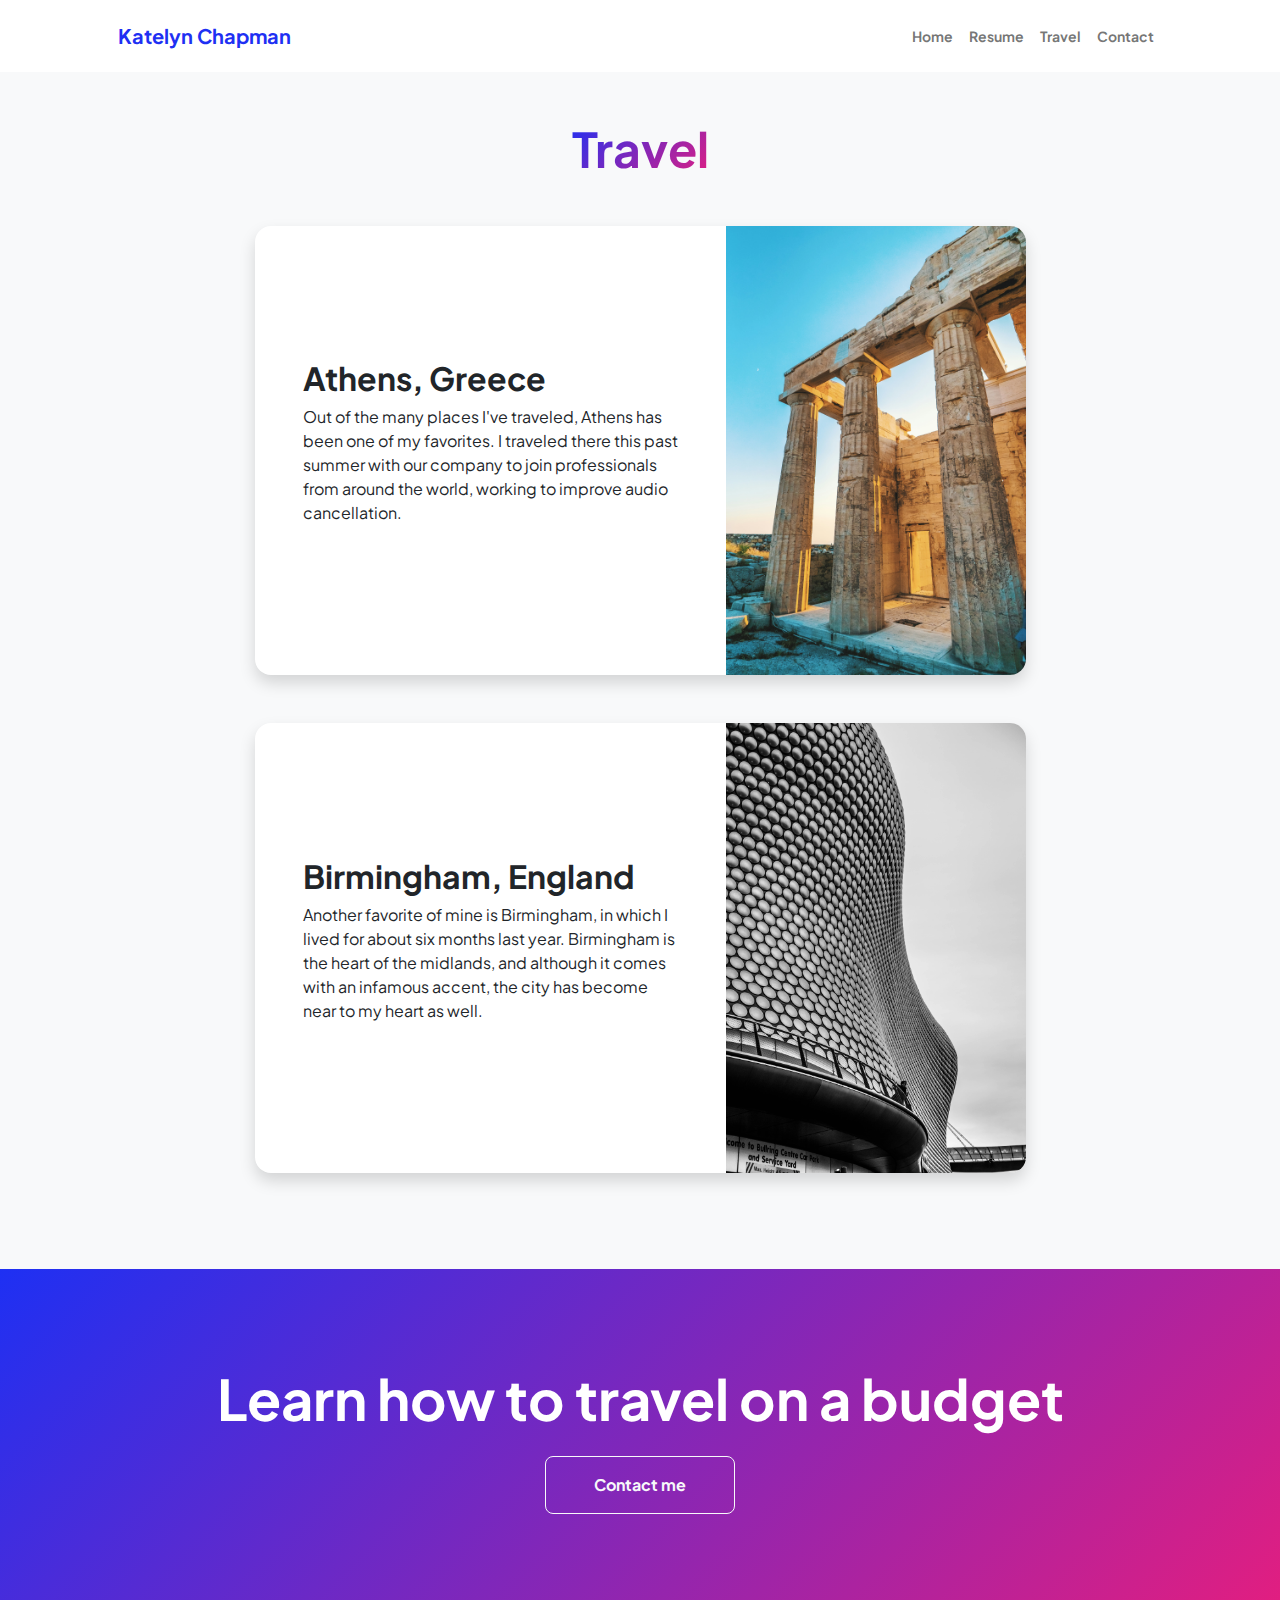
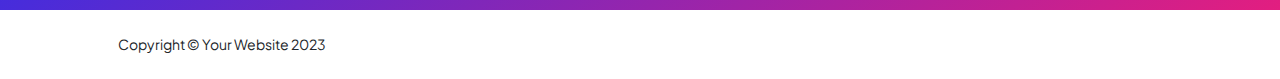
<file: travel.html>
<!DOCTYPE html>
<html lang="en">
    <head>
        <meta charset="utf-8" />
        <meta name="viewport" content="width=device-width, initial-scale=1, shrink-to-fit=no" />
        <meta name="description" content="" />
        <meta name="author" content="" />
        <title>Katelyn Chapman - Computer Science Undergraduate Program, Brigham Young University</title>
        <!-- Favicon-->
        <link rel="icon" type="image/x-icon" href="assets/favicon.ico" />
        <!-- Custom Google font-->
        <link rel="preconnect" href="https://fonts.googleapis.com" />
        <link rel="preconnect" href="https://fonts.gstatic.com" crossorigin />
        <link href="https://fonts.googleapis.com/css2?family=Plus+Jakarta+Sans:wght@100;200;300;400;500;600;700;800;900&amp;display=swap" rel="stylesheet" />
        <!-- Bootstrap icons-->
        <link href="https://cdn.jsdelivr.net/npm/bootstrap-icons@1.8.1/font/bootstrap-icons.css" rel="stylesheet" />
        <!-- Core theme CSS (includes Bootstrap)-->
        <link href="css/styles.css" rel="stylesheet" />
    </head>
    <body class="d-flex flex-column h-100 bg-light">
        <main class="flex-shrink-0">
            <!-- Navigation-->
            <nav class="navbar navbar-expand-lg navbar-light bg-white py-3">
                <div class="container px-5">
                    <a class="navbar-brand" href="index.html"><span class="fw-bolder text-primary">Katelyn Chapman</span></a>
                    <button class="navbar-toggler" type="button" data-bs-toggle="collapse" data-bs-target="#navbarSupportedContent" aria-controls="navbarSupportedContent" aria-expanded="false" aria-label="Toggle navigation"><span class="navbar-toggler-icon"></span></button>
                    <div class="collapse navbar-collapse" id="navbarSupportedContent">
                        <ul class="navbar-nav ms-auto mb-2 mb-lg-0 small fw-bolder">
                            <li class="nav-item"><a class="nav-link" href="index.html">Home</a></li>
                            <li class="nav-item"><a class="nav-link" href="resume.html">Resume</a></li>
                            <li class="nav-item"><a class="nav-link" href="travel.html">Travel</a></li>
                            <li class="nav-item"><a class="nav-link" href="contact.html">Contact</a></li>
                        </ul>
                    </div>
                </div>
            </nav>
            <!-- Projects Section-->
            <section class="py-5">
                <div class="container px-5 mb-5">
                    <div class="text-center mb-5">
                        <h1 class="display-5 fw-bolder mb-0"><span class="text-gradient d-inline">Travel</span></h1>
                    </div>
                    <div class="row gx-5 justify-content-center">
                        <div class="col-lg-11 col-xl-9 col-xxl-8">
                            <!-- Project Card 1-->
                            <div class="card overflow-hidden shadow rounded-4 border-0 mb-5">
                                <div class="card-body p-0">
                                    <div class="d-flex align-items-center">
                                        <div class="p-5">
                                            <h2 class="fw-bolder">Athens, Greece</h2>
                                            <p>Out of the many places I've traveled, Athens has been one of my favorites. I traveled there this past summer with our company to join professionals from around the world, working to improve audio cancellation.</p>
                                        </div>
                                        <img class="img-fluid" src="assets/evan-wise-o3bczsrCx-c-unsplash.jpg" alt="Image of Athens, Greece from Unsplash.com" />
                                    </div>
                                </div>
                            </div>
                            <!-- Project Card 2-->
                            <div class="card overflow-hidden shadow rounded-4 border-0">
                                <div class="card-body p-0">
                                    <div class="d-flex align-items-center">
                                        <div class="p-5">
                                            <h2 class="fw-bolder">Birmingham, England</h2>
                                            <p>Another favorite of mine is Birmingham, in which I lived for about six months last year. Birmingham is the heart of the midlands, and although it comes with an infamous accent, the city has become near to my heart as well.</p>
                                        </div>
                                        <img class="img-fluid" src="assets/danny-thomas-lonBxn9OR7g-unsplash.jpg" alt="The Bullring in Birmingham, England" />
                                    </div>
                                </div>
                            </div>
                        </div>
                    </div>
                </div>
            </section>
            <!-- Call to action section-->
            <section class="py-5 bg-gradient-primary-to-secondary text-white">
                <div class="container px-5 my-5">
                    <div class="text-center">
                        <h3 class="display-4 fw-bolder mb-4">Learn how to travel on a budget</h3>
                        <a class="btn btn-outline-light btn-lg px-5 py-3 fs-6 fw-bolder" href="contact.html">Contact me</a>
                    </div>
                </div>
            </section>
        </main>
        <!-- Footer-->
        <footer class="bg-white py-4 mt-auto">
            <div class="container px-5">
                <div class="row align-items-center justify-content-between flex-column flex-sm-row">
                    <div class="col-auto"><div class="small m-0">Copyright &copy; Your Website 2023</div></div>
                    <!-- <div class="col-auto">
                        <a class="small" href="#!">Privacy</a>
                        <span class="mx-1">&middot;</span>
                        <a class="small" href="#!">Terms</a>
                        <span class="mx-1">&middot;</span>
                        <a class="small" href="#!">Contact</a>
                    </div> -->
                </div>
            </div>
        </footer>
        <!-- Bootstrap core JS-->
        <script src="https://cdn.jsdelivr.net/npm/bootstrap@5.2.3/dist/js/bootstrap.bundle.min.js"></script>
        <!-- Core theme JS-->
        <script src="js/scripts.js"></script>
    </body>
</html>
</file>
<file: css/from-scratch-styles.css>
body {
    font-family: Verdana, Geneva, Tahoma, sans-serif;
    font-size: 15px;
    color: #874F41;
    background-color: #fbe9d0;
}

.common {
    /* background-color: #cccccc; */
    border: 1px solid white;
    position: absolute; /* Tells browser to ignore ALL OTHER HTML elements around this element, and pretend they don't exist */
    padding-left: 20px;
    padding-right: 20px;
    border-bottom: solid 5px #e64833;
}

.header {
    /* Start 5px from top, left, right, and be 100 px from top to bottom */
    top: 5px; 
    left: 5px;
    right: 5px;
    /* Cannot set "bottom" attribute, because "height" takes care of that*/
    height: 100px;
    padding-top: 20px;
    background-color: #90aead;
    color: #244855;
}

.anchors {
    top: 125px;
    left: 5px;
    right: 5px;
    height: 50px;
}

.main_body {
    top: 180px;
    height: 1150px;
    left: 5px;
    right: 5px;
}

.tableau {
    top: 1330px;
    left: 5px;
    right: 5px;
    color: #874F41;
}

a {
    color: #244855;
    text-decoration: none;
}
a:hover {
    font-weight: bolder;
}
a:visited {
    color: #244855;
}
</file>
